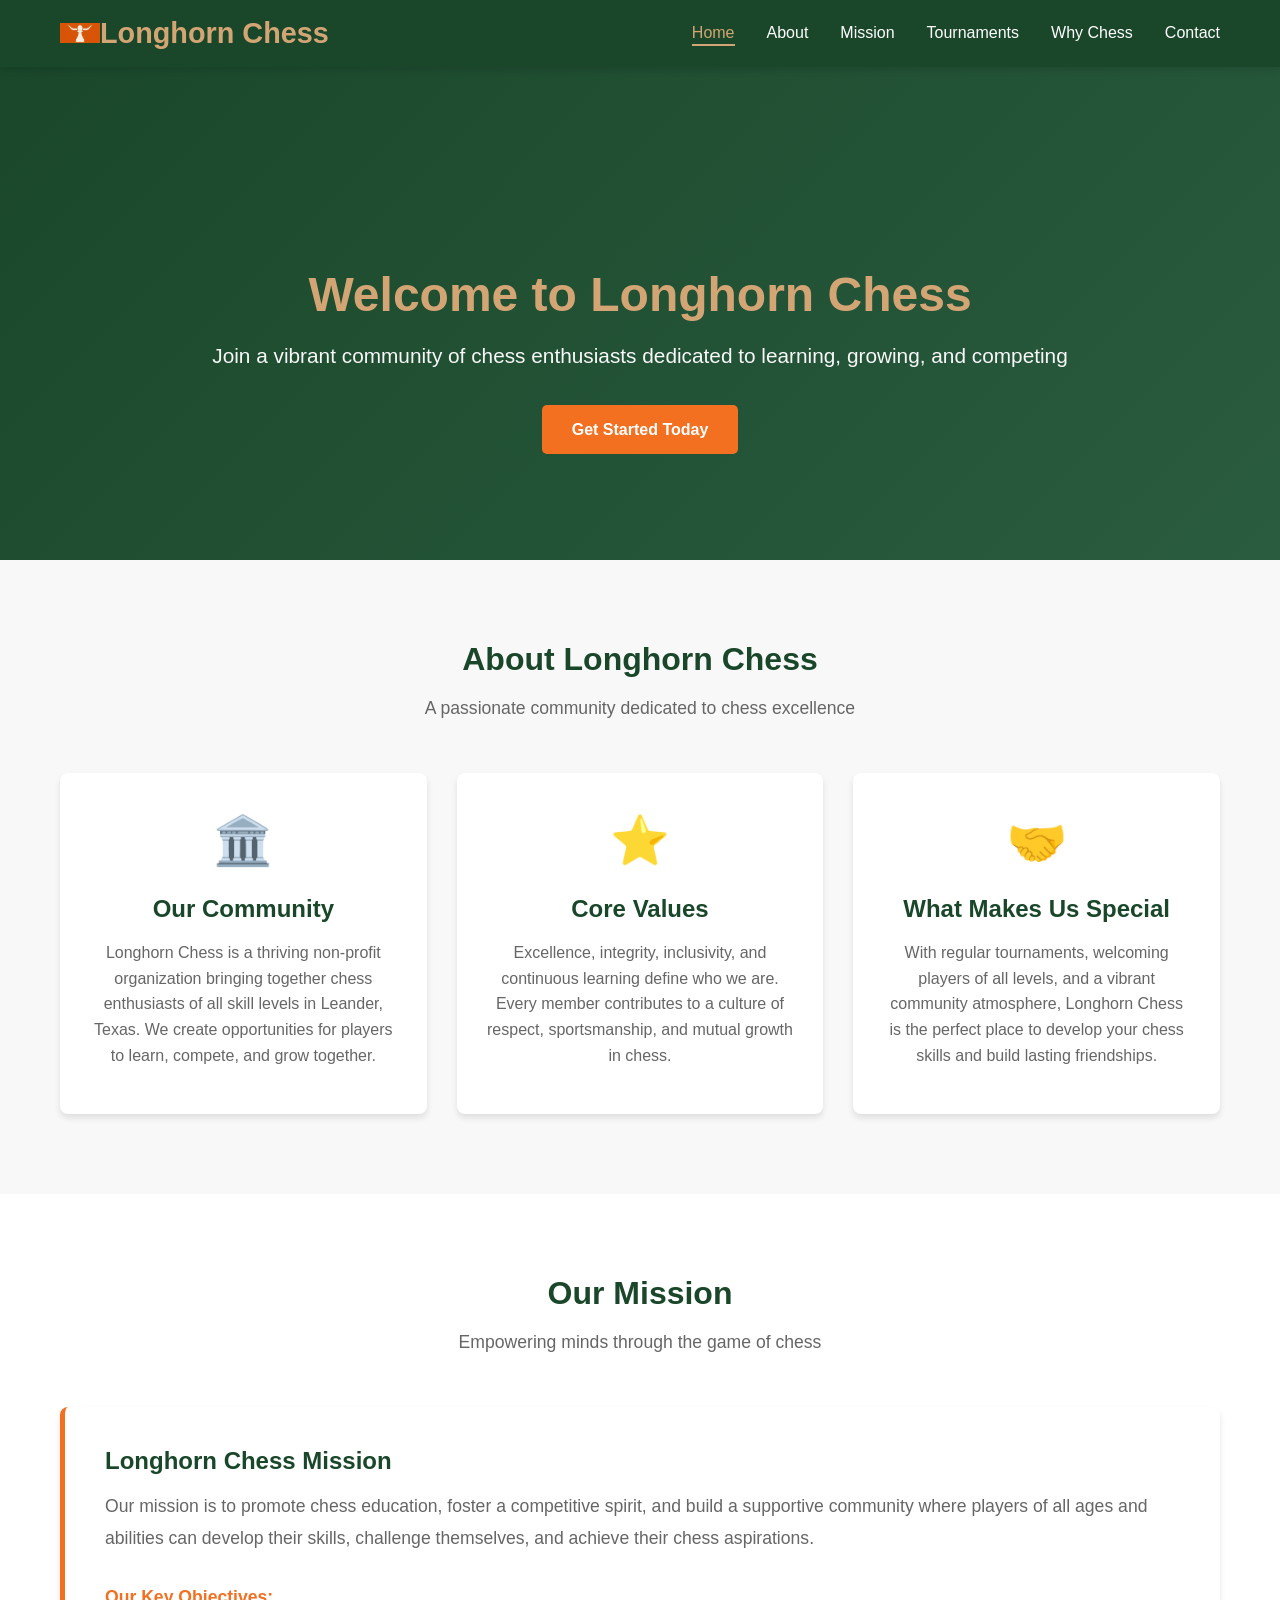
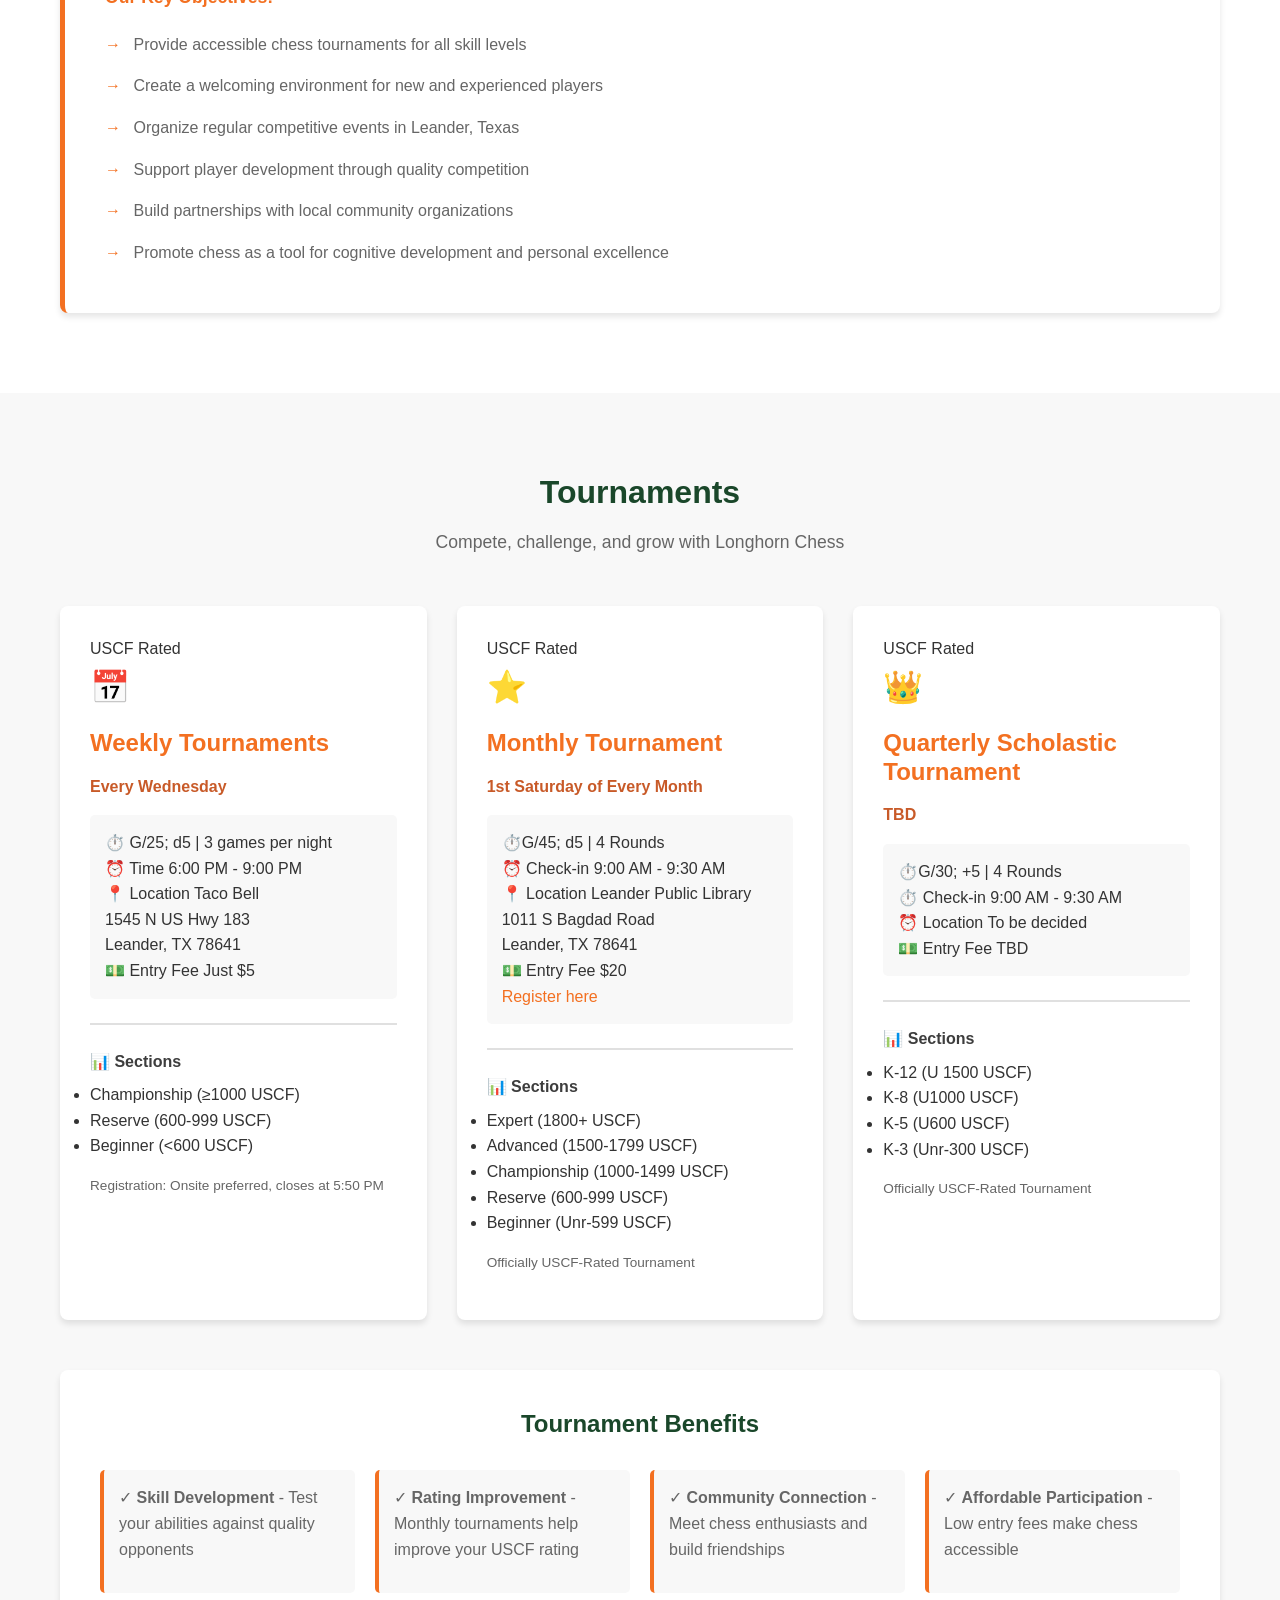
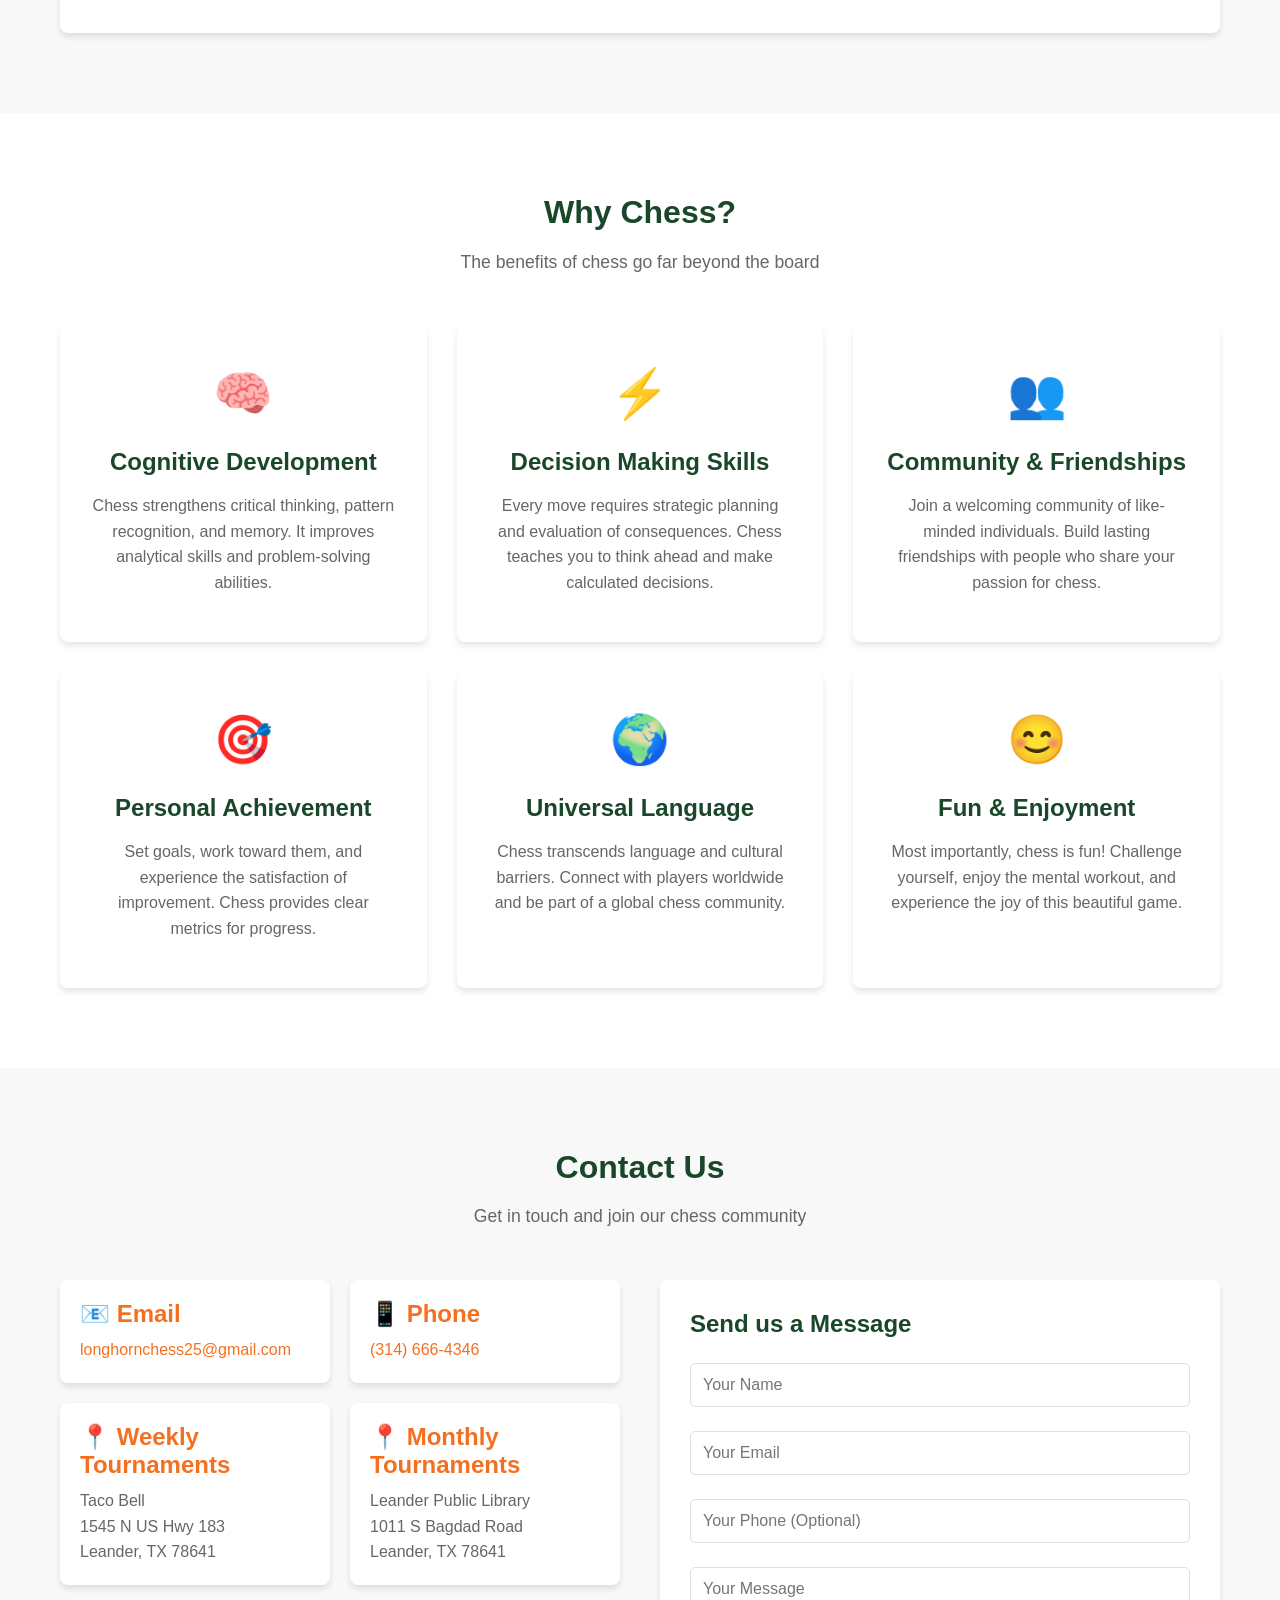
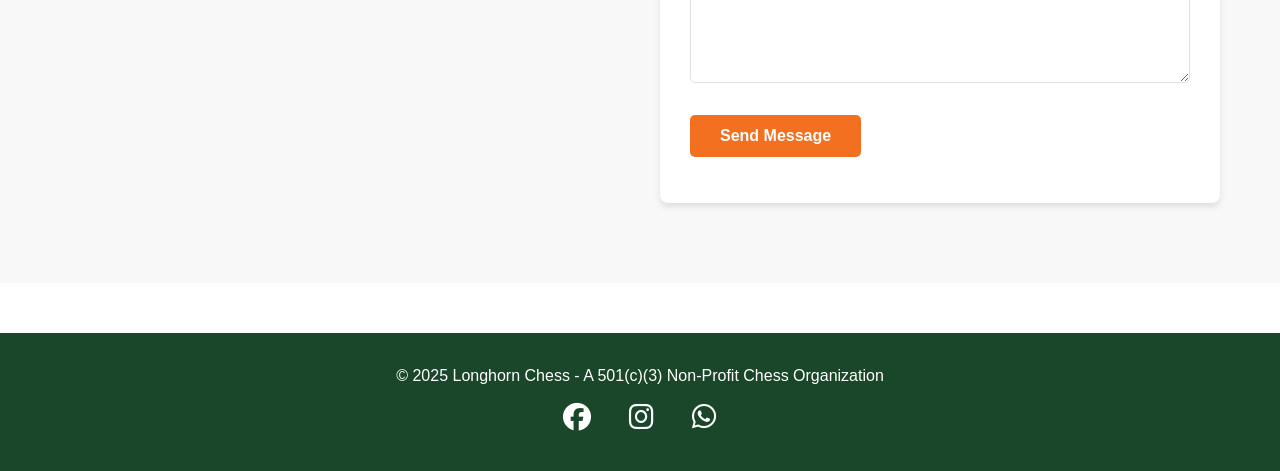
<file: index.html>
<!DOCTYPE html>
<html lang="en">
<head>
    <meta charset="UTF-8">
    <meta name="viewport" content="width=device-width, initial-scale=1.0">
    <meta name="description" content="Longhorn Chess - A 501(c)(3) non-profit chess club in Leander, Texas. Weekly tournaments every Wednesday and monthly USCF-rated tournaments on the 1st Saturday.">
    <meta name="keywords" content="chess, club, non-profit, tournaments, Leander, Texas, USCF">
    <meta name="author" content="Longhorn Chess">
    <title>Longhorn Chess - Leander, Texas Chess Club</title>
    <link rel="stylesheet" href="styles.css">
    <link rel="stylesheet" href="https://cdnjs.cloudflare.com/ajax/libs/font-awesome/6.5.0/css/all.min.css">
</head>
<body>
    <!-- Navigation -->
    <nav class="navbar">
        <div class="container">
            <div class="nav-content">
		<div class="logo">
                    <h1><img src="Longhorn_Chess_Banner.jpg" width="40" height="20">Longhorn Chess</h1>
                </div>
                <!--<div class="logo-container">
                    <span class="logo-pawn"><img src="Longhorn_Chess_Banner.jpg" width="40" height="20"></span>
                    <h1 class="logo">Longhorn Chess</h1>
                </div> -->
                <ul class="nav-links">
                    <li><a href="#home" class="nav-link active">Home</a></li>
                    <li><a href="#about" class="nav-link">About</a></li>
                    <li><a href="#mission" class="nav-link">Mission</a></li>
                    <li><a href="#tournaments" class="nav-link">Tournaments</a></li>
                    <li><a href="#why-chess" class="nav-link">Why Chess</a></li>
                    <li><a href="#contact" class="nav-link">Contact</a></li>
                </ul>
                <div class="hamburger">
                    <span></span>
                    <span></span>
                    <span></span>
                </div>
            </div>
        </div>
    </nav>

    <!-- Home Section -->
    <section id="home" class="hero">
        <div class="hero-content">
            <h1 class="hero-title">Welcome to Longhorn Chess</h1>
            <p class="hero-subtitle">Join a vibrant community of chess enthusiasts dedicated to learning, growing, and competing</p>
            <a href="#contact" class="btn btn-primary">Get Started Today</a>
        </div>
    </section>


    <!-- About Section -->
    <section id="about" class="section section-alt">
        <div class="container">
            <div class="section-header">
                <h2>About Longhorn Chess</h2>
                <p class="section-subtitle">A passionate community dedicated to chess excellence</p>
            </div>
            <div class="about-grid">
                <div class="about-card">
                    <div class="card-icon">🏛️</div>
                    <h3>Our Community</h3>
                    <p>Longhorn Chess is a thriving non-profit organization bringing together chess enthusiasts of all skill levels in Leander, Texas. We create opportunities for players to learn, compete, and grow together.</p>
                </div>
                <div class="about-card">
                    <div class="card-icon">⭐</div>
                    <h3>Core Values</h3>
                    <p>Excellence, integrity, inclusivity, and continuous learning define who we are. Every member contributes to a culture of respect, sportsmanship, and mutual growth in chess.</p>
                </div>
                <div class="about-card">
                    <div class="card-icon">🤝</div>
                    <h3>What Makes Us Special</h3>
                    <p>With regular tournaments, welcoming players of all levels, and a vibrant community atmosphere, Longhorn Chess is the perfect place to develop your chess skills and build lasting friendships.</p>
                </div>
            </div>
        </div>
    </section>

    <!-- Mission Section -->
    <section id="mission" class="section">
        <div class="container">
            <div class="section-header">
                <h2>Our Mission</h2>
                <p class="section-subtitle">Empowering minds through the game of chess</p>
            </div>
            <div class="mission-content">
                <div class="mission-text">
                    <h3>Longhorn Chess Mission</h3>
                    <p>
                        Our mission is to promote chess education, foster a competitive spirit, and build a supportive community where players of all ages and abilities can develop their skills, challenge themselves, and achieve their chess aspirations.
                    </p>
                    <div class="mission-objectives">
                        <h4>Our Key Objectives:</h4>
                        <ul>
                            <li>Provide accessible chess tournaments for all skill levels</li>
                            <li>Create a welcoming environment for new and experienced players</li>
                            <li>Organize regular competitive events in Leander, Texas</li>
                            <li>Support player development through quality competition</li>
                            <li>Build partnerships with local community organizations</li>
                            <li>Promote chess as a tool for cognitive development and personal excellence</li>
                        </ul>
                    </div>
                </div>
            </div>
        </div>
    </section>

    <!-- Tournaments Section -->
    <section id="tournaments" class="section section-alt">
        <div class="container">
            <div class="section-header">
                <h2>Tournaments</h2>
                <p class="section-subtitle">Compete, challenge, and grow with Longhorn Chess</p>
            </div>
            <div class="tournaments-grid">
                <!-- Weekly Tournament -->
                <div class="tournament-card featured-tournament">
                    <span class="tournament-badge">USCF Rated</span>
                    <div class="tournament-icon" style="font-size: 2rem; margin-bottom: 1rem;">📅</div>
                    <h3>Weekly Tournaments</h3>
                    <p style="color: #C85A28; font-weight: 700; margin-bottom: 0.5rem;">Every Wednesday</p>
                    
                    <div class="tournament-info">
			<div class="info-item">
                            <span class="info-label">⏱️ G/25; d5</span>
			    <span> | 3 games per night</span>
                        </div>
                        <div class="info-item">
                            <span class="info-label">⏰ Time</span>
                            <span>6:00 PM - 9:00 PM</span>
                        </div>
                        <div class="info-item">
                            <span class="info-label">📍 Location</span>
                            <span>Taco Bell<br>1545 N US Hwy 183<br>Leander, TX 78641</span>
                        </div>
                        <div class="info-item">
                            <span class="info-label">💵 Entry Fee</span>
                            <span>Just $5</span>
                        </div>
                    </div>

                    <div style="margin-top: 1.5rem; padding-top: 1.5rem; border-top: 2px solid #E0E0E0;">
                        <p style="font-weight: 600; color: #3D3D3D; margin-bottom: 0.5rem;">📊 Sections</p>
                        <ul class="sections-list">
                            <li>Championship (≥1000 USCF)</li>
                            <li>Reserve (600-999 USCF)</li>
                            <li>Beginner (&lt;600 USCF)</li>
                        </ul>
                        <p style="font-size: 0.85rem; color: #666; margin-top: 1rem;">Registration: Onsite preferred, closes at 5:50 PM</p>
                    </div>
                </div>

                <!-- Monthly Tournament -->
                <div class="tournament-card featured-tournament">
                    <span class="tournament-badge">USCF Rated</span>
                    <div class="tournament-icon" style="font-size: 2rem; margin-bottom: 1rem;">⭐</div>
                    <h3>Monthly Tournament</h3>
                    <p style="color: #C85A28; font-weight: 700; margin-bottom: 0.5rem;">1st Saturday of Every Month</p>
                    
                    <div class="tournament-info">
                        <div class="info-item">
                            <span class="info-label">⏱️G/45; d5</span>
                            <span> | 4 Rounds</span>
                        </div>
                        <div class="info-item">
                            <span class="info-label">⏰ Check-in</span>
                            <span>9:00 AM - 9:30 AM</span>
                        </div>
                        <div class="info-item">
                            <span class="info-label">📍 Location</span>
                            <span>Leander Public Library<br>1011 S Bagdad Road<br>Leander, TX 78641</span>
                        </div>
			<div class="info-item">
                            <span class="info-label">💵 Entry Fee</span>
                            <span>$20</span>
                        </div>
			<div class="info-item">
			    <a href="https://forms.gle/fxhhvMkUJDqJjfh19" target="_blank">Register here</a>		 
			</div>
                    </div>

                    <div style="margin-top: 1.5rem; padding-top: 1.5rem; border-top: 2px solid #E0E0E0;">
                        <p style="font-weight: 600; color: #3D3D3D; margin-bottom: 0.5rem;">📊 Sections</p>
                        <ul class="sections-list">
                            <li>Expert (1800+ USCF)</li>
                            <li>Advanced (1500-1799 USCF)</li>
                            <li>Championship (1000-1499 USCF)</li>
                            <li>Reserve (600-999 USCF)</li>
                            <li>Beginner (Unr-599 USCF)</li>
                        </ul>
                        <p style="font-size: 0.85rem; color: #666; margin-top: 1rem;">Officially USCF-Rated Tournament</p>
                    </div>
		</div>	
		<!-- Quarterly Scholastic Tournament -->
                <div class="tournament-card featured-tournament">
                    <span class="tournament-badge">USCF Rated</span>
                    <div class="tournament-icon" style="font-size: 2rem; margin-bottom: 1rem;">👑</div>
                    <h3>Quarterly Scholastic Tournament</h3>
                    <p style="color: #C85A28; font-weight: 700; margin-bottom: 0.5rem;">TBD</p>
                    
                    <div class="tournament-info">
                        <div class="info-item">
                            <span class="info-label">⏱️G/30; +5</span>
                            <span> | 4 Rounds</span>
                        </div>
                        <div class="info-item">
                            <span class="info-label">⏱️ Check-in</span>
                            <span>9:00 AM - 9:30 AM</span>
                        </div>
                        <div class="info-item">
                            <span class="info-label">⏰ Location</span>
                            <span>To be decided</span>
                        </div>
			<div class="info-item">
                            <span class="info-label">💵 Entry Fee</span>
                            <span>TBD</span>
                        </div>

                    </div>

                    <div style="margin-top: 1.5rem; padding-top: 1.5rem; border-top: 2px solid #E0E0E0;">
                        <p style="font-weight: 600; color: #3D3D3D; margin-bottom: 0.5rem;">📊 Sections</p>
                        <ul class="sections-list">
                            <li>K-12 (U 1500 USCF)</li>
                            <li>K-8 (U1000 USCF)</li>
                            <li>K-5 (U600 USCF)</li>
                            <li>K-3 (Unr-300 USCF)</li>
                        </ul>
                        <p style="font-size: 0.85rem; color: #666; margin-top: 1rem;">Officially USCF-Rated Tournament</p>
                    </div>

                </div>
            </div>

            <div class="tournament-benefits" style="margin-top: 40px;">
                <h3>Tournament Benefits</h3>
                <div class="benefits-list">
                    <div class="benefit">
                        <p>✓ <strong>Skill Development</strong> - Test your abilities against quality opponents</p>
                    </div>
                    <div class="benefit">
                        <p>✓ <strong>Rating Improvement</strong> - Monthly tournaments help improve your USCF rating</p>
                    </div>
                    <div class="benefit">
                        <p>✓ <strong>Community Connection</strong> - Meet chess enthusiasts and build friendships</p>
                    </div>
                    <div class="benefit">
                        <p>✓ <strong>Affordable Participation</strong> - Low entry fees make chess accessible</p>
                    </div>
                </div>
            </div>
        </div>
    </section>

    <!-- Why Chess Section -->
    <section id="why-chess" class="section">
        <div class="container">
            <div class="section-header">
                <h2>Why Chess?</h2>
                <p class="section-subtitle">The benefits of chess go far beyond the board</p>
            </div>
            <div class="benefits-grid">
                <div class="benefit-card">
                    <div class="benefit-icon">🧠</div>
                    <h3>Cognitive Development</h3>
                    <p>Chess strengthens critical thinking, pattern recognition, and memory. It improves analytical skills and problem-solving abilities.</p>
                </div>

                <div class="benefit-card">
                    <div class="benefit-icon">⚡</div>
                    <h3>Decision Making Skills</h3>
                    <p>Every move requires strategic planning and evaluation of consequences. Chess teaches you to think ahead and make calculated decisions.</p>
                </div>

                <div class="benefit-card">
                    <div class="benefit-icon">👥</div>
                    <h3>Community & Friendships</h3>
                    <p>Join a welcoming community of like-minded individuals. Build lasting friendships with people who share your passion for chess.</p>
                </div>

                <div class="benefit-card">
                    <div class="benefit-icon">🎯</div>
                    <h3>Personal Achievement</h3>
                    <p>Set goals, work toward them, and experience the satisfaction of improvement. Chess provides clear metrics for progress.</p>
                </div>

                <div class="benefit-card">
                    <div class="benefit-icon">🌍</div>
                    <h3>Universal Language</h3>
                    <p>Chess transcends language and cultural barriers. Connect with players worldwide and be part of a global chess community.</p>
                </div>

                <div class="benefit-card">
                    <div class="benefit-icon">😊</div>
                    <h3>Fun & Enjoyment</h3>
                    <p>Most importantly, chess is fun! Challenge yourself, enjoy the mental workout, and experience the joy of this beautiful game.</p>
                </div>
            </div>
        </div>
    </section>

    <!-- Contact Section -->
    <section id="contact" class="section section-alt">
        <div class="container">
            <div class="section-header">
                <h2>Contact Us</h2>
                <p class="section-subtitle">Get in touch and join our chess community</p>
            </div>
            <div class="contact-content">
                <div class="contact-info">
                    <div class="info-card">
                        <h3>📧 Email</h3>
                        <p><a href="mailto:longhornchess25@gmail.com">longhornchess25@gmail.com</a></p>
                    </div>
                    <div class="info-card">
                        <h3>📱 Phone</h3>
                        <p><a href="tel:+13146664346">(314) 666-4346</a></p>
                    </div>
<!-- <div class="info-card">
<h3>Social Media</h3>
    <a href="https://facebook.com/YourPage"
       target="_blank"
       rel="noopener noreferrer"
       style="margin:0 15px; color:#BF5700; font-size:28px;">
      <i class="fab fa-facebook"></i>
    </a>

    <a href="https://instagram.com/YourPage"
       target="_blank"
       rel="noopener noreferrer"
       style="margin:0 15px; color:#BF5700; font-size:28px;">
      <i class="fab fa-instagram"></i>
    </a>

    <a href="https://wa.me/1XXXXXXXXXX"
       target="_blank"
       rel="noopener noreferrer"
       style="margin:0 15px; color:BF5700; font-size:28px;">
      <i class="fab fa-whatsapp"></i>
    </a>

  </div> -->

                    <div class="info-card">
                        <h3>📍 Weekly Tournaments</h3>
                        <p>Taco Bell<br>1545 N US Hwy 183<br>Leander, TX 78641</p>
                    </div>
                    <div class="info-card">
                        <h3>📍 Monthly Tournaments</h3>
                        <p>Leander Public Library<br>1011 S Bagdad Road<br>Leander, TX 78641</p>
                    </div>
                </div>

                <form class="contact-form" id="contactForm">
                    <h3>Send us a Message</h3>
                    <div class="form-group">
                        <input type="text" id="name" name="name" placeholder="Your Name" required>
                    </div>
                    <div class="form-group">
                        <input type="email" id="email" name="email" placeholder="Your Email" required>
                    </div>
                    <div class="form-group">
                        <input type="tel" id="phone" name="phone" placeholder="Your Phone (Optional)">
                    </div>
                    <div class="form-group">
                        <textarea id="message" name="message" placeholder="Your Message" rows="5" required></textarea>
                    </div>
                    <button type="submit" class="btn btn-primary">Send Message</button>
                    <p class="form-note" id="formNote"></p>
                </form>
            </div>
        </div>
    </section>

    <!-- Footer -->
    <footer class="footer">
        <div class="container">
            <div class="footer-content">
                <p>&copy; 2025 Longhorn Chess - A 501(c)(3) Non-Profit Chess Organization</p>
                <p>
 <div style="text-align:center;">

    <a href="https://facebook.com/YourPage"
       target="_blank"
       rel="noopener noreferrer"
       style="margin:0 15px; color:white; font-size:28px;">
      <i class="fab fa-facebook"></i>
    </a>

    <a href="https://instagram.com/YourPage"
       target="_blank"
       rel="noopener noreferrer"
       style="margin:0 15px; color:white; font-size:28px;">
      <i class="fab fa-instagram"></i>
    </a>

    <a href="https://wa.me/1XXXXXXXXXX"
       target="_blank"
       rel="noopener noreferrer"
       style="margin:0 15px; color:white; font-size:28px;">
      <i class="fab fa-whatsapp"></i>
    </a>

  </div>

		</p>
            </div>
        </div>
    </footer>
<!--
<footer style="background:#1a1a1a; padding:20px 0; margin-top:40px;">
  <div style="text-align:center;">

    <a href="https://www.facebook.com/people/Longhorn-Chess/61583252160925/"
       target="_blank"
       rel="noopener noreferrer"
       style="margin:0 15px; color:white; font-size:28px;">
      <i class="fab fa-facebook"></i>
    </a>

    <a href="https://www.instagram.com/longhornchess25/"
       target="_blank"
       rel="noopener noreferrer"
       style="margin:0 15px; color:white; font-size:28px;">
      <i class="fab fa-instagram"></i>
    </a>

    <a href="https://chat.whatsapp.com/IiHz5qi7myl6qOPw5X5ub3"
       target="_blank"
       rel="noopener noreferrer"
       style="margin:0 15px; color:white; font-size:28px;">
      <i class="fab fa-whatsapp"></i>
    </a>

  </div>

  <p style="text-align:center; color:#ccc; margin-top:10px; font-size:14px;">
    © 2026 Longhorn Chess. All rights reserved.
  </p>
</footer>
-->
    <script src="script.js"></script>
</body>
</html>
</file>
<file: styles.css>
/* ===========================
   CSS Variables & Root Styles
   =========================== */

:root {
    --primary-color: #1a472a;
    --secondary-color: #d4a574;
    --accent-color: #f37021;
    --text-dark: #333333;
    --text-light: #666666;
    --bg-light: #f8f8f8;
    --bg-white: #ffffff;
    --border-color: #e0e0e0;
    --shadow: 0 4px 6px rgba(0, 0, 0, 0.1);
    --shadow-lg: 0 10px 20px rgba(0, 0, 0, 0.15);
    
    --transition: all 0.3s ease;
    --font-family: 'Segoe UI', Tahoma, Geneva, Verdana, sans-serif;
}

/* ===========================
   General Styles
   =========================== */

* {
    margin: 0;
    padding: 0;
    box-sizing: border-box;
}

html {
    scroll-behavior: smooth;
}

body {
    font-family: var(--font-family);
    color: var(--text-dark);
    background-color: var(--bg-white);
    line-height: 1.6;
}

/* ===========================
   Typography
   =========================== */

h1, h2, h3, h4, h5, h6 {
    font-weight: 700;
    line-height: 1.2;
    margin-bottom: 1rem;
}

h1 {
    font-size: 2.5rem;
}

h2 {
    font-size: 2rem;
    color: var(--primary-color);
}

h3 {
    font-size: 1.5rem;
    color: var(--primary-color);
}

p {
    margin-bottom: 1rem;
    color: var(--text-light);
}

a {
    color: var(--accent-color);
    text-decoration: none;
    transition: var(--transition);
}

a:hover {
    color: var(--secondary-color);
}

/* ===========================
   Container
   =========================== */

.container {
    max-width: 1200px;
    margin: 0 auto;
    padding: 0 20px;
}

/* ===========================
   Navigation Bar
   =========================== */

.navbar {
    background-color: var(--primary-color);
    color: var(--bg-white);
    padding: 1rem 0;
    position: fixed;
    top: 0;
    width: 100%;
    z-index: 1000;
    box-shadow: var(--shadow);
}

.nav-content {
    display: flex;
    justify-content: space-between;
    align-items: center;
}

.logo h1 {
    font-size: 1.8rem;
    color: var(--secondary-color);
    margin: 0;
}

.nav-links {
    display: flex;
    list-style: none;
    gap: 2rem;
}

.nav-link {
    color: var(--bg-white);
    font-weight: 500;
    transition: var(--transition);
    position: relative;
}

.nav-link:hover,
.nav-link.active {
    color: var(--secondary-color);
}

.nav-link.active::after {
    content: '';
    position: absolute;
    bottom: -5px;
    left: 0;
    width: 100%;
    height: 2px;
    background-color: var(--secondary-color);
}

.hamburger {
    display: none;
    flex-direction: column;
    cursor: pointer;
}

.hamburger span {
    width: 25px;
    height: 3px;
    background-color: var(--bg-white);
    margin: 5px 0;
    transition: var(--transition);
}

/* ===========================
   Hero Section
   =========================== */

.hero {
    background: linear-gradient(135deg, var(--primary-color) 0%, #2a5c3f 100%);
    color: var(--bg-white);
    padding: 200px 20px 100px;
    text-align: center;
    margin-top: 60px;
    min-height: 500px;
    display: flex;
    align-items: center;
    justify-content: center;
}

.hero-content {
    animation: fadeInUp 0.8s ease-out;
}

.hero-title {
    font-size: 3rem;
    margin-bottom: 1rem;
    color: var(--secondary-color);
}

.hero-subtitle {
    font-size: 1.3rem;
    margin-bottom: 2rem;
    color: var(--bg-light);
}

/* ===========================
   Buttons
   =========================== */

.btn {
    display: inline-block;
    padding: 12px 30px;
    border-radius: 5px;
    font-weight: 600;
    cursor: pointer;
    transition: var(--transition);
    border: none;
    text-decoration: none;
    font-size: 1rem;
}

.btn-primary {
    background-color: var(--accent-color);
    color: var(--bg-white);
}

.btn-primary:hover {
    background-color: #e85d0e;
    transform: translateY(-2px);
    box-shadow: var(--shadow-lg);
}

/* ===========================
   Sections
   =========================== */

.section {
    padding: 80px 20px;
}

.section-alt {
    background-color: var(--bg-light);
}

.section-header {
    text-align: center;
    margin-bottom: 50px;
}

.section-header h2 {
    margin-bottom: 1rem;
}

.section-subtitle {
    font-size: 1.1rem;
    color: var(--text-light);
}

/* ===========================
   About Section
   =========================== */

.about-grid {
    display: grid;
    grid-template-columns: repeat(auto-fit, minmax(280px, 1fr));
    gap: 30px;
}

.about-card {
    background-color: var(--bg-white);
    padding: 30px;
    border-radius: 8px;
    box-shadow: var(--shadow);
    text-align: center;
    transition: var(--transition);
    animation: fadeInUp 0.6s ease-out;
}

.about-card:hover {
    transform: translateY(-10px);
    box-shadow: var(--shadow-lg);
}

.card-icon {
    font-size: 3rem;
    margin-bottom: 1rem;
}

.about-card h3 {
    margin-bottom: 1rem;
}

/* ===========================
   Mission Section
   =========================== */

.mission-content {
    background-color: var(--bg-white);
    padding: 40px;
    border-radius: 8px;
    box-shadow: var(--shadow);
    animation: fadeInUp 0.6s ease-out;
    border-left: 5px solid var(--accent-color);
}

.mission-text h3 {
    color: var(--primary-color);
    margin-bottom: 1rem;
}

.mission-text p {
    font-size: 1.1rem;
    line-height: 1.8;
    margin-bottom: 2rem;
}

.mission-objectives {
    margin-top: 2rem;
}

.mission-objectives h4 {
    color: var(--accent-color);
    margin-bottom: 1rem;
    font-size: 1.1rem;
}

.mission-objectives ul {
    list-style: none;
}

.mission-objectives li {
    padding: 0.5rem 0;
    color: var(--text-light);
    font-size: 1rem;
}

.mission-objectives li:before {
    content: '→ ';
    color: var(--accent-color);
    font-weight: bold;
    margin-right: 0.5rem;
}

/* ===========================
   Programs Section
   =========================== */

.programs-grid {
    display: grid;
    grid-template-columns: repeat(auto-fit, minmax(250px, 1fr));
    gap: 30px;
}

.program-card {
    background-color: var(--bg-white);
    padding: 30px;
    border-radius: 8px;
    box-shadow: var(--shadow);
    transition: var(--transition);
    animation: fadeInUp 0.6s ease-out;
    border-top: 4px solid var(--accent-color);
}

.program-card:hover {
    transform: translateY(-10px);
    box-shadow: var(--shadow-lg);
}

.program-icon {
    font-size: 2.5rem;
    margin-bottom: 1rem;
}

.program-card h3 {
    margin-bottom: 1rem;
}

.program-card p {
    margin-bottom: 1.5rem;
}

.program-details {
    background-color: var(--bg-light);
    padding: 15px;
    border-radius: 5px;
    margin-top: 1rem;
}

.program-details p {
    margin-bottom: 0.5rem;
    font-size: 0.95rem;
}

/* ===========================
   Tournaments Section
   =========================== */

.tournaments-grid {
    display: grid;
    grid-template-columns: repeat(auto-fit, minmax(300px, 1fr));
    gap: 30px;
    margin-bottom: 50px;
}

.tournament-card {
    background-color: var(--bg-white);
    padding: 30px;
    border-radius: 8px;
    box-shadow: var(--shadow);
    transition: var(--transition);
    animation: fadeInUp 0.6s ease-out;
}

.tournament-card:hover {
    transform: translateY(-10px);
    box-shadow: var(--shadow-lg);
}

.tournament-card h3 {
    color: var(--accent-color);
    margin-bottom: 1rem;
}

.tournament-card p {
    margin-bottom: 1rem;
}

.tournament-info {
    background-color: var(--bg-light);
    padding: 15px;
    border-radius: 5px;
    margin-top: 1rem;
}

.tournament-info p {
    margin-bottom: 0.5rem;
    font-size: 0.95rem;
}

.tournament-benefits {
    background-color: var(--bg-white);
    padding: 40px;
    border-radius: 8px;
    box-shadow: var(--shadow);
}

.tournament-benefits h3 {
    text-align: center;
    margin-bottom: 2rem;
}

.benefits-list {
    display: grid;
    grid-template-columns: repeat(auto-fit, minmax(250px, 1fr));
    gap: 20px;
}

.benefit {
    padding: 15px;
    background-color: var(--bg-light);
    border-radius: 5px;
    border-left: 4px solid var(--accent-color);
}

/* ===========================
   Why Chess Section
   =========================== */

.benefits-grid {
    display: grid;
    grid-template-columns: repeat(auto-fit, minmax(280px, 1fr));
    gap: 30px;
}

.benefit-card {
    background-color: var(--bg-white);
    padding: 30px;
    border-radius: 8px;
    box-shadow: var(--shadow);
    text-align: center;
    transition: var(--transition);
    animation: fadeInUp 0.6s ease-out;
}

.benefit-card:hover {
    transform: translateY(-10px);
    box-shadow: var(--shadow-lg);
    background: linear-gradient(135deg, var(--bg-white) 0%, #f5f5f5 100%);
}

.benefit-icon {
    font-size: 3rem;
    margin-bottom: 1rem;
}

.benefit-card h3 {
    color: var(--primary-color);
    margin-bottom: 1rem;
}

/* ===========================
   Contact Section
   =========================== */

.contact-content {
    display: grid;
    grid-template-columns: 1fr 1fr;
    gap: 40px;
    align-items: start;
}

.contact-info {
    display: grid;
    grid-template-columns: repeat(auto-fit, minmax(200px, 1fr));
    gap: 20px;
}

.info-card {
    background-color: var(--bg-white);
    padding: 20px;
    border-radius: 8px;
    box-shadow: var(--shadow);
    animation: fadeInUp 0.6s ease-out;
}

.info-card h3 {
    color: var(--accent-color);
    margin-bottom: 0.5rem;
}

.info-card p {
    margin: 0;
}

.info-card a {
    font-weight: 500;
}

.contact-form {
    background-color: var(--bg-white);
    padding: 30px;
    border-radius: 8px;
    box-shadow: var(--shadow);
    animation: fadeInUp 0.6s ease-out;
}

.contact-form h3 {
    color: var(--primary-color);
    margin-bottom: 1.5rem;
}

.form-group {
    margin-bottom: 1.5rem;
}

.form-group input,
.form-group textarea {
    width: 100%;
    padding: 12px;
    border: 1px solid var(--border-color);
    border-radius: 5px;
    font-family: var(--font-family);
    font-size: 1rem;
    transition: var(--transition);
}

.form-group input:focus,
.form-group textarea:focus {
    outline: none;
    border-color: var(--accent-color);
    box-shadow: 0 0 5px rgba(243, 112, 33, 0.3);
}

.form-note {
    margin-top: 1rem;
    font-size: 0.9rem;
    text-align: center;
}

/* ===========================
   Footer
   =========================== */

.footer {
    background-color: var(--primary-color);
    color: var(--bg-white);
    text-align: center;
    padding: 30px 20px;
    margin-top: 50px;
}

.footer-content p {
    margin-bottom: 0.5rem;
    color: var(--bg-white);
}

.footer-content p:last-child {
    margin-bottom: 0;
}

/* ===========================
   Animations
   =========================== */

@keyframes fadeInUp {
    from {
        opacity: 0;
        transform: translateY(30px);
    }
    to {
        opacity: 1;
        transform: translateY(0);
    }
}

@keyframes fadeIn {
    from {
        opacity: 0;
    }
    to {
        opacity: 1;
    }
}

/* ===========================
   Responsive Design
   =========================== */

/* Tablets (768px and below) */
@media (max-width: 768px) {
    .nav-links {
        gap: 1rem;
        font-size: 0.9rem;
    }

    .hero-title {
        font-size: 2rem;
    }

    .hero-subtitle {
        font-size: 1rem;
    }

    h1 {
        font-size: 1.8rem;
    }

    h2 {
        font-size: 1.5rem;
    }

    h3 {
        font-size: 1.2rem;
    }

    .section {
        padding: 60px 20px;
    }

    .contact-content {
        grid-template-columns: 1fr;
    }

    .about-grid,
    .programs-grid,
    .benefits-grid {
        grid-template-columns: 1fr;
    }

    .tournaments-grid {
        grid-template-columns: 1fr;
    }
}

/* Mobile (480px and below) */
@media (max-width: 480px) {
    .navbar {
        padding: 0.75rem 0;
    }

    .nav-content {
        flex-wrap: wrap;
    }

    .logo h1 {
        font-size: 1.3rem;
    }

    .nav-links {
        display: none;
        flex-direction: column;
        width: 100%;
        background-color: var(--primary-color);
        padding: 1rem;
        gap: 0.5rem;
        position: absolute;
        top: 100%;
        left: 0;
    }

    .nav-links.active {
        display: flex;
    }

    .hamburger {
        display: flex;
        order: 3;
    }

    .hero {
        padding: 150px 20px 60px;
        margin-top: 60px;
    }

    .hero-title {
        font-size: 1.5rem;
    }

    .hero-subtitle {
        font-size: 0.9rem;
    }

    h1 {
        font-size: 1.5rem;
    }

    h2 {
        font-size: 1.2rem;
    }

    h3 {
        font-size: 1rem;
    }

    .section {
        padding: 40px 15px;
    }

    .card-icon,
    .program-icon,
    .benefit-icon {
        font-size: 2rem;
    }

    .btn {
        padding: 10px 20px;
        font-size: 0.9rem;
    }

    .contact-form,
    .about-card,
    .program-card,
    .benefit-card,
    .tournament-card,
    .info-card {
        padding: 20px;
    }

    .mission-content {
        padding: 20px;
    }

    .form-group input,
    .form-group textarea {
        padding: 10px;
        font-size: 16px;
    }
}

/* Small Mobile (under 360px) */
@media (max-width: 360px) {
    h1 {
        font-size: 1.3rem;
    }

    h2 {
        font-size: 1.1rem;
    }

    h3 {
        font-size: 0.95rem;
    }

    .btn {
        padding: 8px 16px;
        font-size: 0.85rem;
    }

    .logo h1 {
        font-size: 1.1rem;
    }
}
</file>
